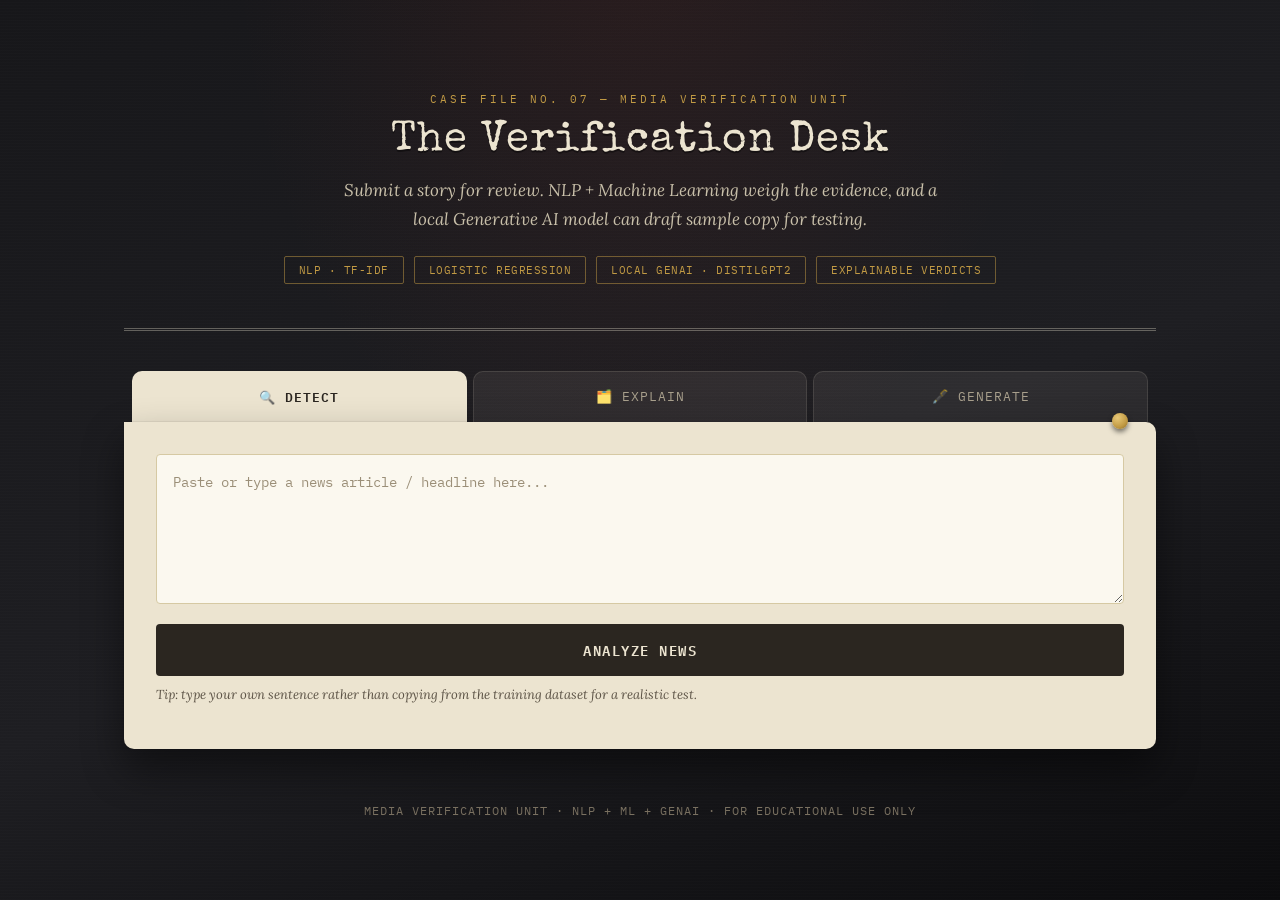
<file: frontend/index.html>
<!DOCTYPE html>
<html lang="en">
<head>
<meta charset="UTF-8">
<meta name="viewport" content="width=device-width, initial-scale=1.0">
<title>Fake News Detector & Generator</title>
<link rel="stylesheet" href="styles.css">
<style>
@import url('https://fonts.googleapis.com/css2?family=Special+Elite&family=Lora:ital,wght@0,400;0,500;0,600;0,700;1,400&family=IBM+Plex+Mono:wght@400;500;600&display=swap');

:root {
    --bg-desk: #17171a;
    --bg-desk-2: #1e1e22;
    --bg-desk-3: #0c0c0e;
    --paper: #ece4d0;
    --paper-shadow: #d6c9a3;
    --ink: #2b2620;
    --ink-soft: #5c5346;
    --stamp-red: #a3352a;
    --stamp-green: #3f6b4a;
    --brass: #c19a44;
    --highlight-fake: #e8c547;
    --highlight-real: #9dc08b;
}

* { box-sizing: border-box; }

body {
    font-family: 'Lora', serif;
    margin: 0;
    min-height: 100vh;
    color: var(--paper);
    background:
        radial-gradient(ellipse at 50% -10%, rgba(163,53,42,0.12), transparent 45%),
        repeating-linear-gradient(0deg, rgba(255,255,255,0.02) 0px, transparent 1px, transparent 3px),
        linear-gradient(160deg, var(--bg-desk), var(--bg-desk-2) 55%, var(--bg-desk-3));
    background-attachment: fixed;
}

.container {
    max-width: 1080px;
    margin: 0 auto;
    padding: 48px 24px 60px;
}

.hero {
    position: relative;
    padding: 44px 48px;
    margin-bottom: 40px;
    border-bottom: 3px double rgba(236,228,208,0.35);
    text-align: center;
}

.hero::before {
    content: "CASE FILE NO. 07 — MEDIA VERIFICATION UNIT";
    display: block;
    font-family: 'IBM Plex Mono', monospace;
    font-size: 11px;
    letter-spacing: 3px;
    color: var(--brass);
    margin-bottom: 14px;
}

.hero h1 {
    font-family: 'Special Elite', cursive;
    font-weight: 400;
    color: var(--paper);
    font-size: 42px;
    letter-spacing: 1px;
    margin: 0 0 14px;
    text-shadow: 0 2px 0 rgba(0,0,0,0.4);
}

.hero p {
    color: #c9c0aa;
    font-size: 17px;
    line-height: 1.7;
    max-width: 620px;
    margin: 0 auto;
    font-style: italic;
}

.hero-badges { display: flex; gap: 10px; flex-wrap: wrap; margin-top: 22px; justify-content: center; }
.hero-badges span {
    font-family: 'IBM Plex Mono', monospace;
    font-size: 11px;
    letter-spacing: .5px;
    border: 1px solid rgba(193,154,68,0.5);
    color: var(--brass);
    padding: 6px 14px;
    border-radius: 2px;
}

.tabs { display: flex; gap: 6px; margin-bottom: 0; padding: 0 8px; }
.tab-btn {
    flex: 1;
    padding: 14px 10px;
    border: none;
    border-radius: 10px 10px 0 0;
    background: rgba(236,228,208,0.08);
    color: #a89f8c;
    font-family: 'IBM Plex Mono', monospace;
    font-size: 13px;
    letter-spacing: 1px;
    text-transform: uppercase;
    cursor: pointer;
    transition: .2s;
    border: 1px solid rgba(236,228,208,0.12);
    border-bottom: none;
}
.tab-btn:hover { background: rgba(236,228,208,0.14); color: var(--paper); }
.tab-btn.active {
    background: var(--paper);
    color: var(--ink);
    font-weight: 600;
}

.panel { display: none; }
.panel.active { display: block; }

.card {
    background: var(--paper);
    color: var(--ink);
    border-radius: 0 10px 10px 10px;
    padding: 32px;
    margin-bottom: 24px;
    box-shadow: 0 20px 40px rgba(0,0,0,0.45), 0 0 0 1px rgba(0,0,0,0.05);
    position: relative;
}

.card::before {
    content: "";
    position: absolute;
    top: -9px;
    right: 28px;
    width: 16px;
    height: 16px;
    border-radius: 50%;
    background: radial-gradient(circle at 35% 30%, #e8c877, var(--brass) 60%, #8a6a26 100%);
    box-shadow: 0 3px 5px rgba(0,0,0,0.5);
}

textarea {
    width: 100%;
    min-height: 150px;
    background: #fbf8ef;
    color: var(--ink);
    border-radius: 4px;
    border: 1px solid var(--paper-shadow);
    padding: 16px;
    font-family: 'IBM Plex Mono', monospace;
    font-size: 14px;
    line-height: 1.6;
    resize: vertical;
}
textarea::placeholder { color: #9b8f78; }
textarea:focus { outline: none; border-color: var(--ink-soft); }

.btn {
    width: 100%;
    height: 52px;
    border: none;
    border-radius: 4px;
    font-family: 'IBM Plex Mono', monospace;
    font-size: 14px;
    font-weight: 600;
    letter-spacing: 1.5px;
    text-transform: uppercase;
    color: var(--paper);
    background: var(--ink);
    cursor: pointer;
    margin-top: 16px;
    transition: .2s;
}
.btn:hover { background: #46392b; }
.btn:disabled { opacity: .5; cursor: not-allowed; }

.hint { color: var(--ink-soft); font-size: 13px; margin-top: 10px; font-style: italic; }
.error { color: var(--stamp-red); margin-top: 14px; font-size: 14px; font-family: 'IBM Plex Mono', monospace; }

.result {
    margin-top: 26px;
    padding: 24px;
    padding-left: 130px;
    border-top: 1px dashed var(--paper-shadow);
    display: none;
    position: relative;
    min-height: 90px;
}
.result.visible { display: block; }

.result::after {
    position: absolute;
    left: 10px;
    top: 18px;
    width: 105px;
    padding: 10px 4px;
    font-family: 'Special Elite', cursive;
    font-size: 16px;
    text-align: center;
    letter-spacing: 1px;
    border: 3px solid;
    border-radius: 6px;
    transform: rotate(-9deg);
    opacity: 0.9;
    animation: stamp-down .35s cubic-bezier(.2,1.4,.4,1);
}
.result.real::after { content: "VERIFIED"; color: var(--stamp-green); border-color: var(--stamp-green); }
.result.fake::after { content: "FLAGGED"; color: var(--stamp-red); border-color: var(--stamp-red); }

@keyframes stamp-down {
    0%   { transform: rotate(-9deg) scale(2.6); opacity: 0; }
    60%  { transform: rotate(-9deg) scale(0.9); opacity: 1; }
    100% { transform: rotate(-9deg) scale(1); opacity: 0.9; }
}

.result-label { font-family: 'Special Elite', cursive; font-size: 20px; margin-bottom: 6px; }
.result-conf { color: var(--ink-soft); font-size: 14px; font-family: 'IBM Plex Mono', monospace; }

.word-tags { display: flex; flex-wrap: wrap; gap: 8px; margin-top: 16px; }
.word-tag {
    font-family: 'IBM Plex Mono', monospace;
    font-size: 12.5px;
    padding: 3px 4px;
    border-radius: 2px;
}
.word-tag.fake { background: var(--highlight-fake); color: #4a3a0a; }
.word-tag.real { background: var(--highlight-real); color: #1f3a17; }
.word-tag.influential { background: #d8cfb8; color: var(--ink); }

.generated-box {
    margin-top: 20px;
    padding: 20px;
    background: #fbf8ef;
    border: 1px solid var(--paper-shadow);
    border-left: 4px solid var(--brass);
    font-family: 'IBM Plex Mono', monospace;
    font-size: 13.5px;
    line-height: 1.8;
    color: var(--ink);
    display: none;
}
.generated-box.visible { display: block; }

.footer {
    text-align: center;
    color: #7a7161;
    padding: 30px;
    font-size: 12px;
    font-family: 'IBM Plex Mono', monospace;
    letter-spacing: 1px;
}
</style>
<script src="script.js" defer></script>
</head>
<body>
<div class="container">

    <div class="hero">
        <h1>The Verification Desk</h1>
        <p>Submit a story for review. NLP + Machine Learning weigh the evidence, and a local Generative AI model can draft sample copy for testing.</p>
        <div class="hero-badges">
            <span>NLP · TF-IDF</span>
            <span>LOGISTIC REGRESSION</span>
            <span>LOCAL GENAI · DISTILGPT2</span>
            <span>EXPLAINABLE VERDICTS</span>
        </div>
    </div>

    <div class="tabs">
        <button class="tab-btn active" data-tab="detect">🔍 Detect</button>
        <button class="tab-btn" data-tab="explain">🗂️ Explain</button>
        <button class="tab-btn" data-tab="generate">🖋️ Generate</button>
    </div>

    <div class="panel active" id="panel-detect">
        <div class="card">
            <textarea id="detectInput" placeholder="Paste or type a news article / headline here..."></textarea>
            <button class="btn" id="detectBtn">Analyze News</button>
            <p class="hint">Tip: type your own sentence rather than copying from the training dataset for a realistic test.</p>
            <div class="error" id="detectError"></div>
            <div class="result" id="detectResult">
                <div class="result-label" id="detectLabel"></div>
                <div class="result-conf" id="detectConf"></div>
            </div>
        </div>
    </div>

    <div class="panel" id="panel-explain">
        <div class="card">
            <textarea id="explainInput" placeholder="Paste or type a news article / headline here..."></textarea>
            <button class="btn" id="explainBtn">Analyze & Explain</button>
            <div class="error" id="explainError"></div>
            <div class="result" id="explainResult">
                <div class="result-label" id="explainLabel"></div>
                <div class="result-conf" id="explainConf"></div>
                <div class="word-tags" id="explainWords"></div>
            </div>
        </div>
    </div>

    <div class="panel" id="panel-generate">
        <div class="card">
            <textarea id="generateInput" placeholder="Enter a headline or opening sentence, e.g. 'Scientists discover a new method to...'"></textarea>
            <button class="btn" id="generateBtn">Generate News Text</button>
            <p class="hint">Uses a small local AI model (distilgpt2). First request may take longer while the model loads. Generated text is for testing/demo only — not real news.</p>
            <div class="error" id="generateError"></div>
            <div class="generated-box" id="generateResult"></div>
        </div>
    </div>

    <div class="footer">MEDIA VERIFICATION UNIT · NLP + ML + GENAI · FOR EDUCATIONAL USE ONLY</div>
</div>
</body>
</html>
</file>
<file: frontend/styles.css>
@import url('https://fonts.googleapis.com/css2?family=Special+Elite&family=Lora:ital,wght@0,400;0,500;0,600;0,700;1,400&family=IBM+Plex+Mono:wght@400;500;600&display=swap');

:root {
    --bg-desk: #17171a;
    --bg-desk-2: #1e1e22;
    --bg-desk-3: #0c0c0e;
    --paper: #ece4d0;
    --paper-shadow: #d6c9a3;
    --ink: #2b2620;
    --ink-soft: #5c5346;
    --stamp-red: #a3352a;
    --stamp-green: #3f6b4a;
    --brass: #c19a44;
    --highlight-fake: #e8c547;
    --highlight-real: #9dc08b;
}

* { box-sizing: border-box; }

body {
    font-family: 'Lora', serif;
    margin: 0;
    min-height: 100vh;
    color: var(--paper);
    background:
        radial-gradient(ellipse at 50% -10%, rgba(163,53,42,0.12), transparent 45%),
        repeating-linear-gradient(0deg, rgba(255,255,255,0.02) 0px, transparent 1px, transparent 3px),
        linear-gradient(160deg, var(--bg-desk), var(--bg-desk-2) 55%, var(--bg-desk-3));
    background-attachment: fixed;
}

.container {
    max-width: 1080px;
    margin: 0 auto;
    padding: 48px 24px 60px;
}

.hero {
    position: relative;
    padding: 44px 48px;
    margin-bottom: 40px;
    border-bottom: 3px double rgba(236,228,208,0.35);
    text-align: center;
}

.hero::before {
    content: "CASE FILE NO. 07 — MEDIA VERIFICATION UNIT";
    display: block;
    font-family: 'IBM Plex Mono', monospace;
    font-size: 11px;
    letter-spacing: 3px;
    color: var(--brass);
    margin-bottom: 14px;
}

.hero h1 {
    font-family: 'Special Elite', cursive;
    font-weight: 400;
    color: var(--paper);
    font-size: 42px;
    letter-spacing: 1px;
    margin: 0 0 14px;
    text-shadow: 0 2px 0 rgba(0,0,0,0.4);
}

.hero p {
    color: #c9c0aa;
    font-size: 17px;
    line-height: 1.7;
    max-width: 620px;
    margin: 0 auto;
    font-style: italic;
}

.hero-badges { display: flex; gap: 10px; flex-wrap: wrap; margin-top: 22px; justify-content: center; }
.hero-badges span {
    font-family: 'IBM Plex Mono', monospace;
    font-size: 11px;
    letter-spacing: .5px;
    border: 1px solid rgba(193,154,68,0.5);
    color: var(--brass);
    padding: 6px 14px;
    border-radius: 2px;
}

.tabs { display: flex; gap: 6px; margin-bottom: 0; padding: 0 8px; }
.tab-btn {
    flex: 1;
    padding: 14px 10px;
    border: none;
    border-radius: 10px 10px 0 0;
    background: rgba(236,228,208,0.08);
    color: #a89f8c;
    font-family: 'IBM Plex Mono', monospace;
    font-size: 13px;
    letter-spacing: 1px;
    text-transform: uppercase;
    cursor: pointer;
    transition: .2s;
    border: 1px solid rgba(236,228,208,0.12);
    border-bottom: none;
}
.tab-btn:hover { background: rgba(236,228,208,0.14); color: var(--paper); }
.tab-btn.active {
    background: var(--paper);
    color: var(--ink);
    font-weight: 600;
}

.panel { display: none; }
.panel.active { display: block; }

.card {
    background: var(--paper);
    color: var(--ink);
    border-radius: 0 10px 10px 10px;
    padding: 32px;
    margin-bottom: 24px;
    box-shadow: 0 20px 40px rgba(0,0,0,0.45), 0 0 0 1px rgba(0,0,0,0.05);
    position: relative;
}

.card::before {
    content: "";
    position: absolute;
    top: -9px;
    right: 28px;
    width: 16px;
    height: 16px;
    border-radius: 50%;
    background: radial-gradient(circle at 35% 30%, #e8c877, var(--brass) 60%, #8a6a26 100%);
    box-shadow: 0 3px 5px rgba(0,0,0,0.5);
}

textarea {
    width: 100%;
    min-height: 150px;
    background: #fbf8ef;
    color: var(--ink);
    border-radius: 4px;
    border: 1px solid var(--paper-shadow);
    padding: 16px;
    font-family: 'IBM Plex Mono', monospace;
    font-size: 14px;
    line-height: 1.6;
    resize: vertical;
}
textarea::placeholder { color: #9b8f78; }
textarea:focus { outline: none; border-color: var(--ink-soft); }

.btn {
    width: 100%;
    height: 52px;
    border: none;
    border-radius: 4px;
    font-family: 'IBM Plex Mono', monospace;
    font-size: 14px;
    font-weight: 600;
    letter-spacing: 1.5px;
    text-transform: uppercase;
    color: var(--paper);
    background: var(--ink);
    cursor: pointer;
    margin-top: 16px;
    transition: .2s;
}
.btn:hover { background: #46392b; }
.btn:disabled { opacity: .5; cursor: not-allowed; }

.hint { color: var(--ink-soft); font-size: 13px; margin-top: 10px; font-style: italic; }
.error { color: var(--stamp-red); margin-top: 14px; font-size: 14px; font-family: 'IBM Plex Mono', monospace; }

.result {
    margin-top: 26px;
    padding: 24px;
    padding-left: 130px;
    border-top: 1px dashed var(--paper-shadow);
    display: none;
    position: relative;
    min-height: 90px;
}
.result.visible { display: block; }

.result::after {
    position: absolute;
    left: 10px;
    top: 18px;
    width: 105px;
    padding: 10px 4px;
    font-family: 'Special Elite', cursive;
    font-size: 16px;
    text-align: center;
    letter-spacing: 1px;
    border: 3px solid;
    border-radius: 6px;
    transform: rotate(-9deg);
    opacity: 0.9;
    animation: stamp-down .35s cubic-bezier(.2,1.4,.4,1);
}
.result.real::after { content: "VERIFIED"; color: var(--stamp-green); border-color: var(--stamp-green); }
.result.fake::after { content: "FLAGGED"; color: var(--stamp-red); border-color: var(--stamp-red); }

@keyframes stamp-down {
    0%   { transform: rotate(-9deg) scale(2.6); opacity: 0; }
    60%  { transform: rotate(-9deg) scale(0.9); opacity: 1; }
    100% { transform: rotate(-9deg) scale(1); opacity: 0.9; }
}

.result-label { font-family: 'Special Elite', cursive; font-size: 20px; margin-bottom: 6px; }
.result-conf { color: var(--ink-soft); font-size: 14px; font-family: 'IBM Plex Mono', monospace; }

.word-tags { display: flex; flex-wrap: wrap; gap: 8px; margin-top: 16px; }
.word-tag {
    font-family: 'IBM Plex Mono', monospace;
    font-size: 12.5px;
    padding: 3px 4px;
    border-radius: 2px;
}
.word-tag.fake { background: var(--highlight-fake); color: #4a3a0a; }
.word-tag.real { background: var(--highlight-real); color: #1f3a17; }
.word-tag.influential { background: #d8cfb8; color: var(--ink); }

.generated-box {
    margin-top: 20px;
    padding: 20px;
    background: #fbf8ef;
    border: 1px solid var(--paper-shadow);
    border-left: 4px solid var(--brass);
    font-family: 'IBM Plex Mono', monospace;
    font-size: 13.5px;
    line-height: 1.8;
    color: var(--ink);
    display: none;
}
.generated-box.visible { display: block; }

.footer {
    text-align: center;
    color: #7a7161;
    padding: 30px;
    font-size: 12px;
    font-family: 'IBM Plex Mono', monospace;
    letter-spacing: 1px;
}
</file>
